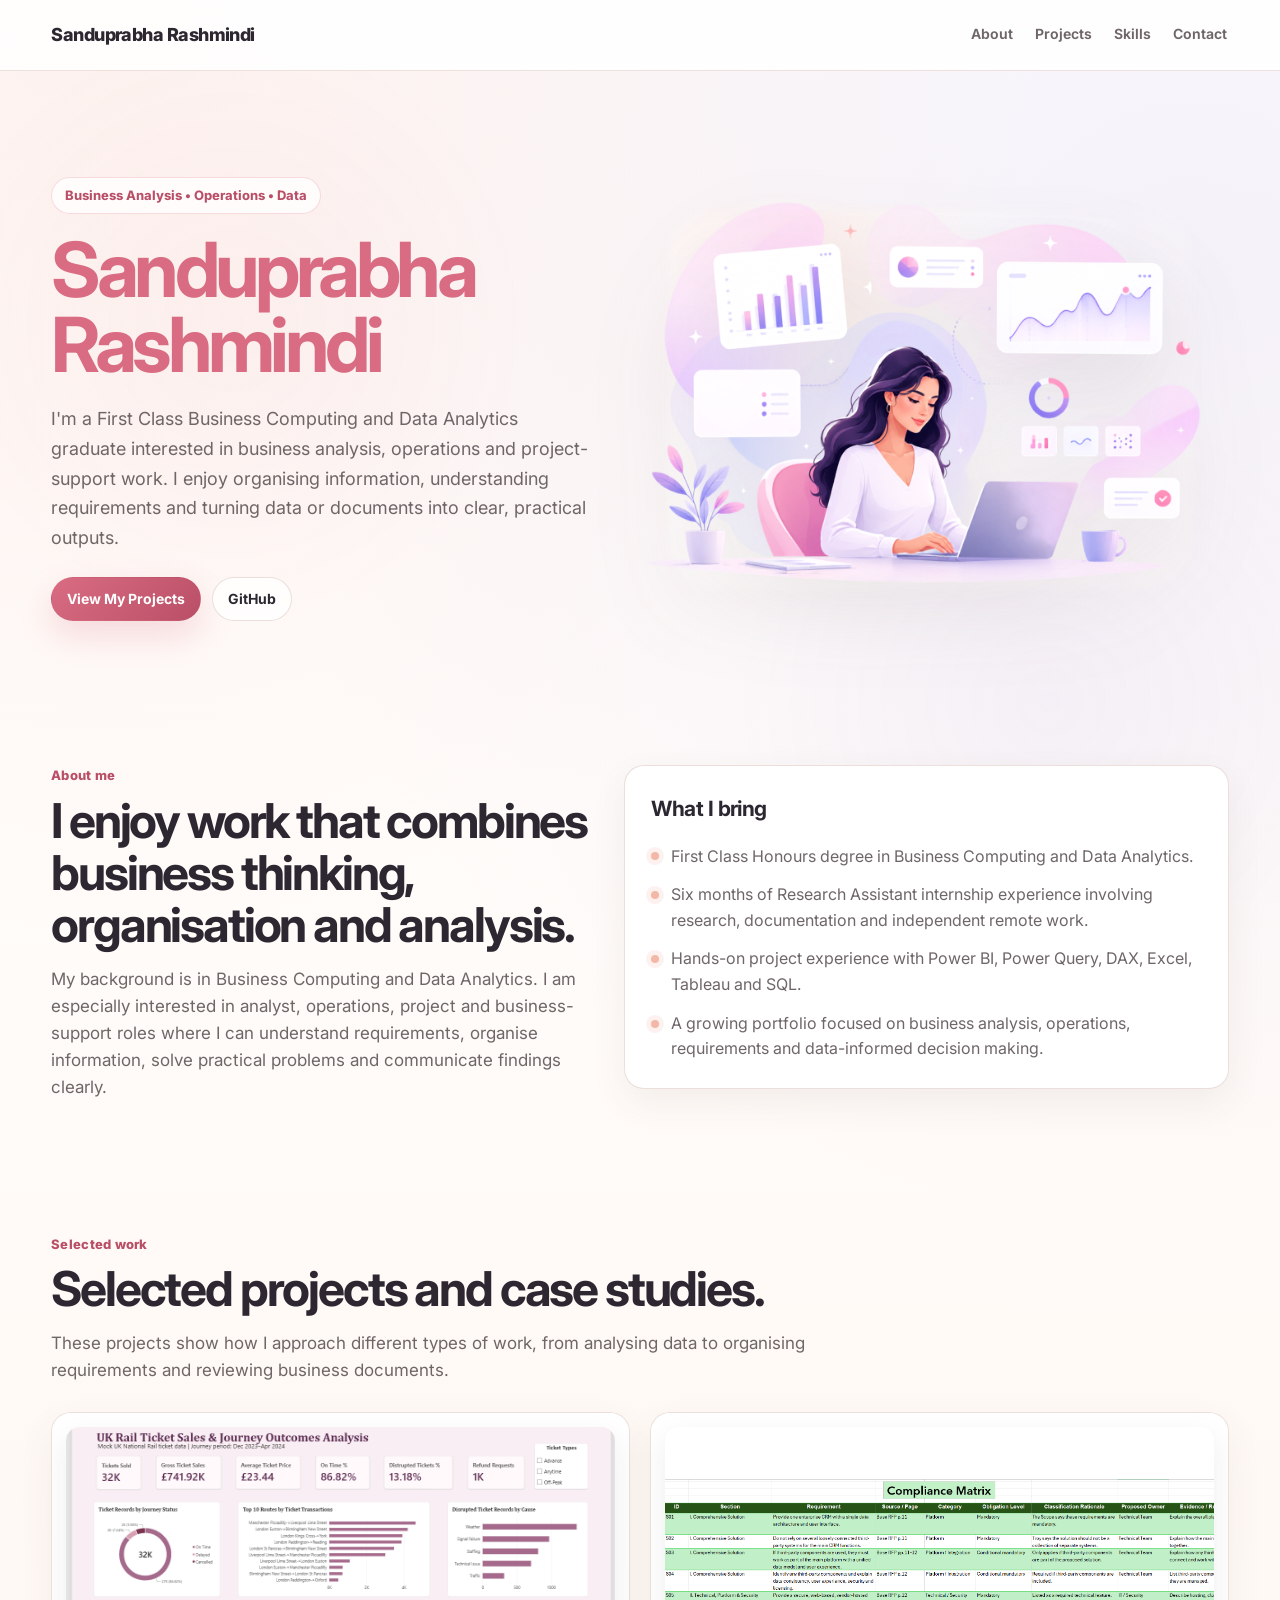
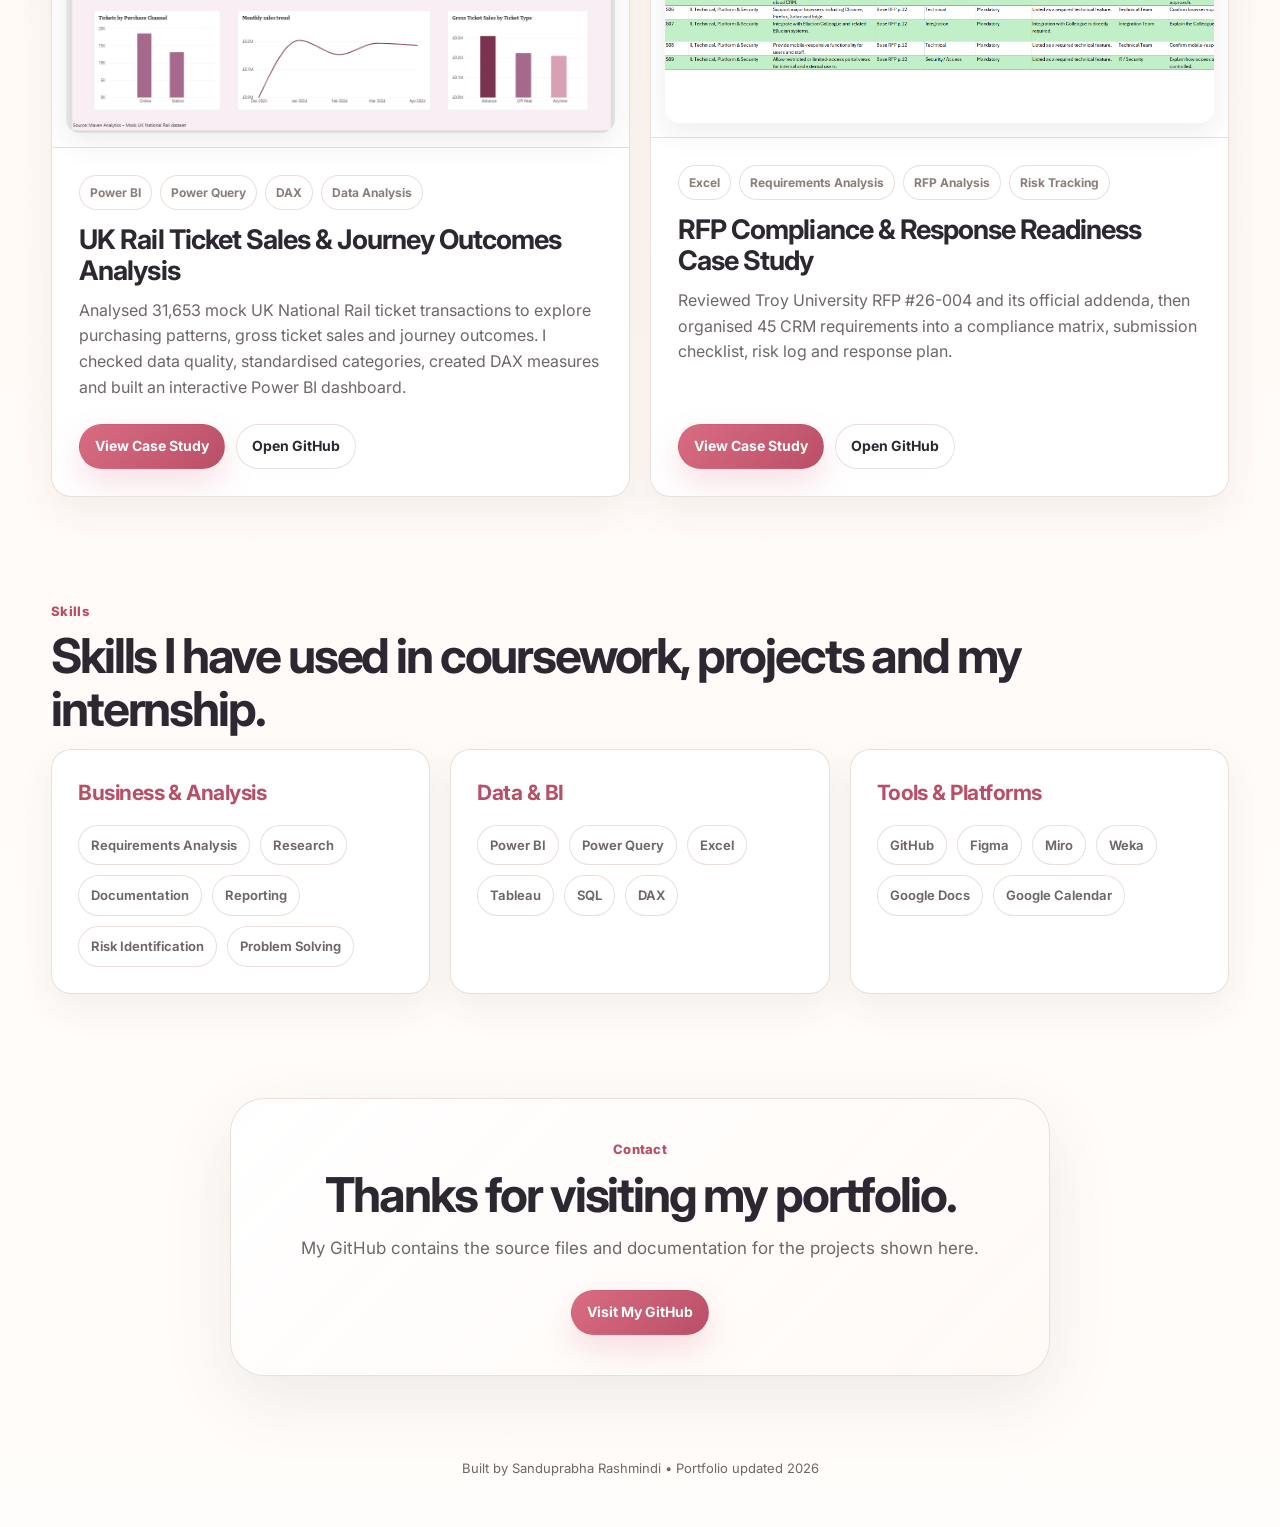
<file: index.html>
<!DOCTYPE html>
<html lang="en">
<head>
  <meta charset="UTF-8" />
  <meta name="viewport" content="width=device-width, initial-scale=1.0" />
  <meta name="description" content="Portfolio of Sanduprabha Rashmindi, a First Class Business Computing and Data Analytics graduate interested in business analysis, operations and data-informed decision making." />
  <title>Sanduprabha Rashmindi | Portfolio</title>
  <link rel="preconnect" href="https://fonts.googleapis.com">
  <link rel="preconnect" href="https://fonts.gstatic.com" crossorigin>
  <link href="https://fonts.googleapis.com/css2?family=Inter:wght@400;500;600;700;800&display=swap" rel="stylesheet">
  <link rel="stylesheet" href="style.css" />
</head>
<body>
  <nav class="site-nav" aria-label="Main navigation">
    <div class="container nav-inner">
      <a class="brand" href="#top">Sanduprabha Rashmindi</a>
      <div class="nav-links">
        <a href="#about">About</a>
        <a href="#projects">Projects</a>
        <a href="#skills">Skills</a>
        <a href="#contact">Contact</a>
      </div>
    </div>
  </nav>

  <header class="hero" id="top">
    <div class="container hero-grid">
      <div>
        <div class="eyebrow">Business Analysis • Operations • Data</div>
        <h1><span class="accent">Sanduprabha Rashmindi</span></h1>
        <p class="hero-copy">
          I'm a First Class Business Computing and Data Analytics graduate interested in business analysis, operations and project-support work. I enjoy organising information, understanding requirements and turning data or documents into clear, practical outputs.
        </p>
        <div class="button-row">
          <a class="button primary" href="#projects">View My Projects</a>
          <a class="button" href="https://github.com/mindyverse" target="_blank" rel="noreferrer">GitHub</a>
        </div>
      </div>

      <div class="hero-visual" aria-label="Data analytics illustration">
        <img src="hero-portfolio.png" alt="Illustration of a woman working with analytics dashboards" />
      </div>
    </div>
  </header>

  <main>
    <section id="about">
      <div class="container">
        <div class="about-grid">
          <div>
            <div class="section-kicker">About me</div>
            <h2 class="section-title">I enjoy work that combines business thinking, organisation and analysis.</h2>
            <p class="section-subtitle">
              My background is in Business Computing and Data Analytics. I am especially interested in analyst, operations, project and business-support roles where I can understand requirements, organise information, solve practical problems and communicate findings clearly.
            </p>
          </div>
          <div class="card">
            <h3>What I bring</h3>
            <ul class="fact-list">
              <li>First Class Honours degree in Business Computing and Data Analytics.</li>
              <li>Six months of Research Assistant internship experience involving research, documentation and independent remote work.</li>
              <li>Hands-on project experience with Power BI, Power Query, DAX, Excel, Tableau and SQL.</li>
              <li>A growing portfolio focused on business analysis, operations, requirements and data-informed decision making.</li>
            </ul>
          </div>
        </div>
      </div>
    </section>

    <section id="projects">
      <div class="container">
        <div class="section-kicker">Selected work</div>
        <h2 class="section-title">Selected projects and case studies.</h2>
        <p class="section-subtitle">
          These projects show how I approach different types of work, from analysing data to organising requirements and reviewing business documents.
        </p>

        <div class="grid two projects-grid">
          <article class="card project-card">
            <div class="project-media">
              <img src="https://raw.githubusercontent.com/mindyverse/uk-rail-ticket-sales-journey-outcomes-analysis/main/dashboard.png" onerror="this.onerror=null;this.src='uk-rail-dashboard.png';" alt="Power BI dashboard for UK rail ticket sales and journey outcomes analysis" />
            </div>
            <div class="project-body">
              <div class="project-meta">
                <span class="tag">Power BI</span>
                <span class="tag">Power Query</span>
                <span class="tag">DAX</span>
                <span class="tag">Data Analysis</span>
              </div>
              <h3>UK Rail Ticket Sales & Journey Outcomes Analysis</h3>
              <p>
                Analysed 31,653 mock UK National Rail ticket transactions to explore purchasing patterns, gross ticket sales and journey outcomes. I checked data quality, standardised categories, created DAX measures and built an interactive Power BI dashboard.
              </p>
              <div class="button-row">
                <a class="button primary" href="uk-rail.html">View Case Study</a>
                <a class="button" href="https://github.com/mindyverse/uk-rail-ticket-sales-journey-outcomes-analysis" target="_blank" rel="noreferrer">Open GitHub</a>
              </div>
            </div>
          </article>

          <article class="card project-card">
            <div class="project-media">
              <img src="rfp-compliance-matrix.png" alt="Compliance matrix from the Troy University RFP response readiness case study" />
            </div>
            <div class="project-body">
              <div class="project-meta">
                <span class="tag">Excel</span>
                <span class="tag">Requirements Analysis</span>
                <span class="tag">RFP Analysis</span>
                <span class="tag">Risk Tracking</span>
              </div>
              <h3>RFP Compliance & Response Readiness Case Study</h3>
              <p>
                Reviewed Troy University RFP #26-004 and its official addenda, then organised 45 CRM requirements into a compliance matrix, submission checklist, risk log and response plan.
              </p>
              <div class="button-row">
                <a class="button primary" href="troy-rfp.html">View Case Study</a>
                <a class="button" href="https://github.com/mindyverse/RFP_Response_Readiness_Analysis" target="_blank" rel="noreferrer">Open GitHub</a>
              </div>
            </div>
          </article>
        </div>
      </div>
    </section>

    <section id="skills">
      <div class="container">
        <div class="section-kicker">Skills</div>
        <h2 class="section-title">Skills I have used in coursework, projects and my internship.</h2>
        <div class="grid three">
          <div class="card skill-group">
            <h3>Business & Analysis</h3>
            <div class="skill-chips">
              <span>Requirements Analysis</span><span>Research</span><span>Documentation</span><span>Reporting</span><span>Risk Identification</span><span>Problem Solving</span>
            </div>
          </div>
          <div class="card skill-group">
            <h3>Data & BI</h3>
            <div class="skill-chips">
              <span>Power BI</span><span>Power Query</span><span>Excel</span><span>Tableau</span><span>SQL</span><span>DAX</span>
            </div>
          </div>
          <div class="card skill-group">
            <h3>Tools & Platforms</h3>
            <div class="skill-chips">
              <span>GitHub</span><span>Figma</span><span>Miro</span><span>Weka</span><span>Google Docs</span><span>Google Calendar</span>
            </div>
          </div>
        </div>
      </div>
    </section>

    <section id="contact">
      <div class="container">
        <div class="soft-panel contact-card">
          <div class="section-kicker">Contact</div>
          <h2 class="section-title">Thanks for visiting my portfolio.</h2>
          <p class="section-subtitle centered-copy">
            My GitHub contains the source files and documentation for the projects shown here.
          </p>
          <div class="button-row">
            <a class="button primary" href="https://github.com/mindyverse" target="_blank" rel="noreferrer">Visit My GitHub</a>
          </div>
        </div>
      </div>
    </section>
  </main>

  <footer>
    <div class="container">Built by Sanduprabha Rashmindi • Portfolio updated 2026</div>
  </footer>
</body>
</html>
</file>
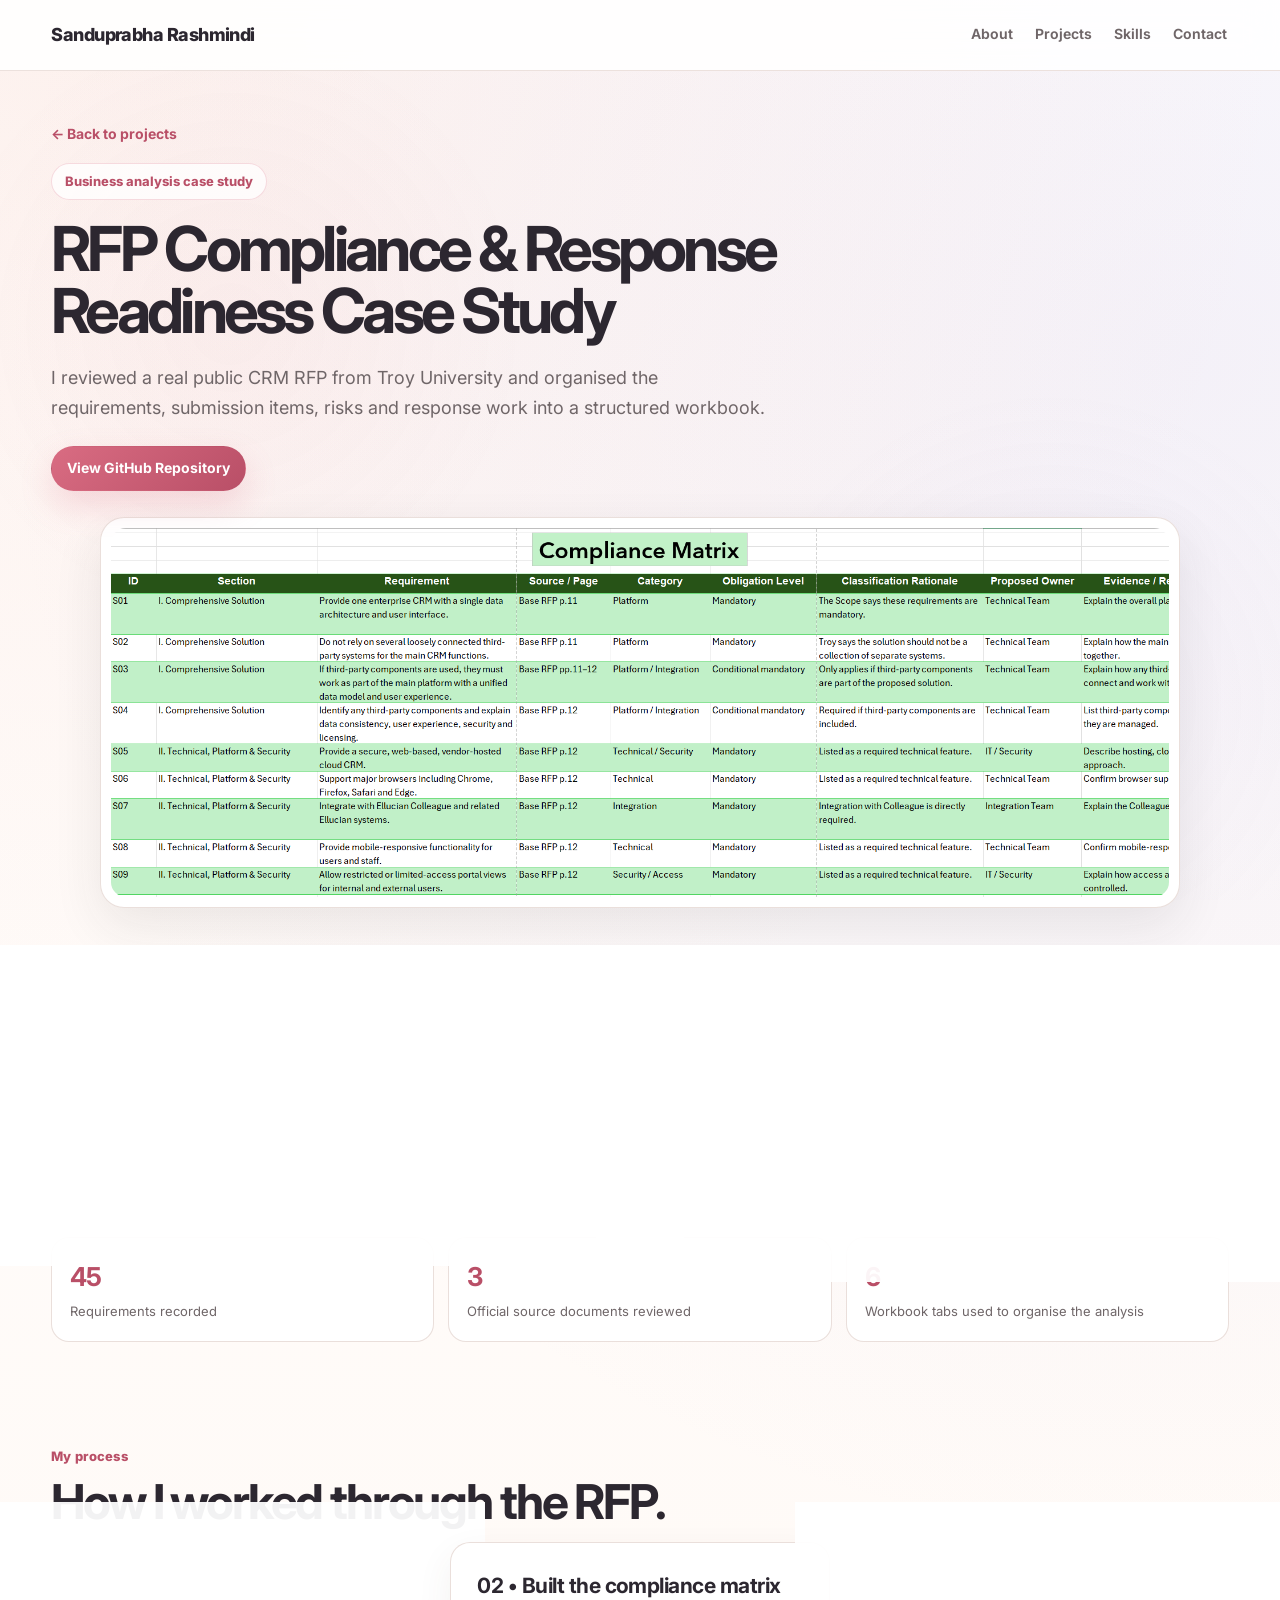
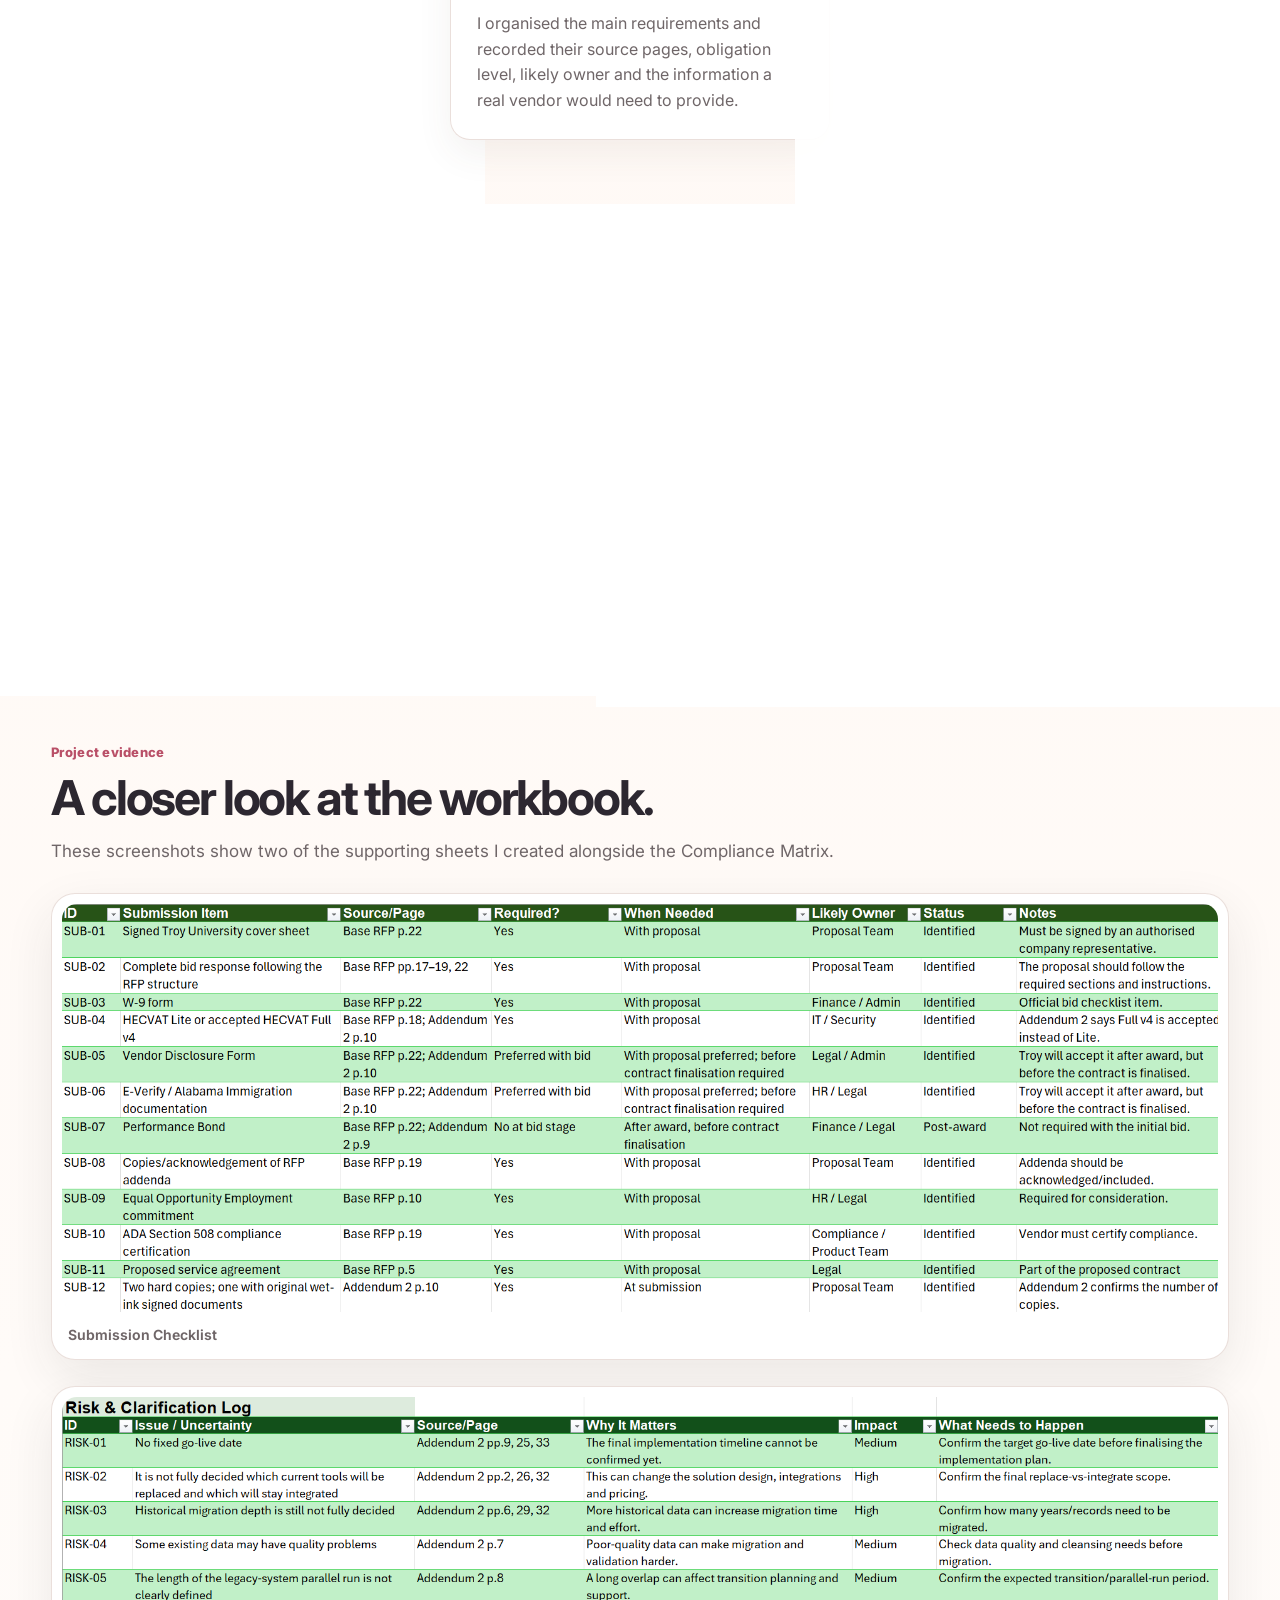
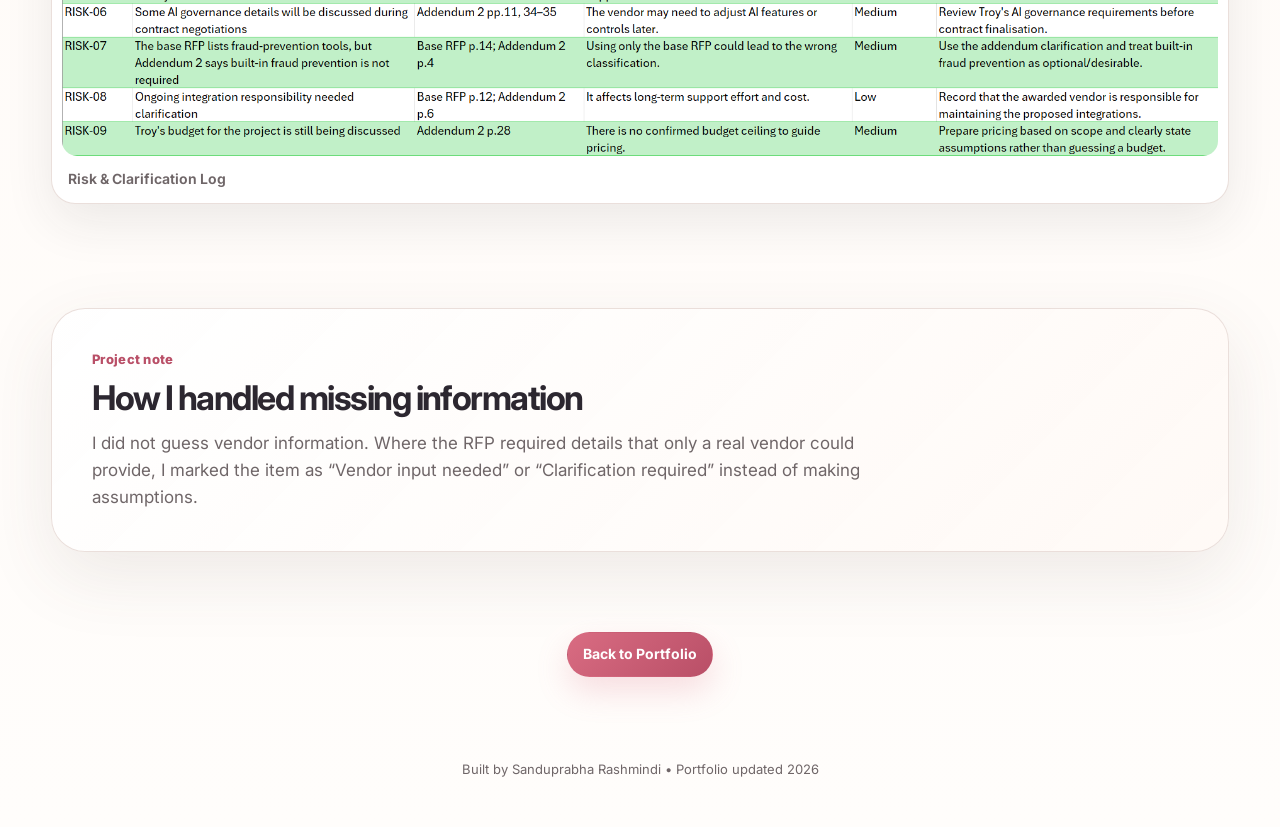
<file: troy-rfp.html>
<!DOCTYPE html>
<html lang="en">
<head>
  <meta charset="UTF-8" />
  <meta name="viewport" content="width=device-width, initial-scale=1.0" />
  <meta name="description" content="RFP Compliance and Response Readiness portfolio case study by Sanduprabha Rashmindi." />
  <title>RFP Response Readiness Case Study | Sanduprabha Rashmindi</title>
  <link rel="preconnect" href="https://fonts.googleapis.com">
  <link rel="preconnect" href="https://fonts.gstatic.com" crossorigin>
  <link href="https://fonts.googleapis.com/css2?family=Inter:wght@400;500;600;700;800&display=swap" rel="stylesheet">
  <link rel="stylesheet" href="style.css" />
</head>
<body>
  <nav class="site-nav" aria-label="Main navigation">
    <div class="container nav-inner">
      <a class="brand" href="index.html#top">Sanduprabha Rashmindi</a>
      <div class="nav-links">
        <a href="index.html#about">About</a>
        <a href="index.html#projects">Projects</a>
        <a href="index.html#skills">Skills</a>
        <a href="index.html#contact">Contact</a>
      </div>
    </div>
  </nav>

  <header class="project-hero">
    <div class="container">
      <div class="breadcrumb"><a href="index.html#projects">← Back to projects</a></div>
      <div class="eyebrow">Business analysis case study</div>
      <h1>RFP Compliance & Response Readiness Case Study</h1>
      <p class="hero-copy">
        I reviewed a real public CRM RFP from Troy University and organised the requirements, submission items, risks and response work into a structured workbook.
      </p>
      <div class="button-row">
        <a class="button primary" href="https://github.com/mindyverse/RFP_Response_Readiness_Analysis" target="_blank" rel="noreferrer">View GitHub Repository</a>
      </div>

      <div class="project-screenshot hero-screenshot">
        <img src="rfp-compliance-matrix.png" alt="Compliance matrix for Troy University RFP response readiness case study" />
      </div>
    </div>
  </header>

  <main>
    <section>
      <div class="container">
        <div class="grid two case-grid">
          <div class="card">
            <div class="section-kicker">Project purpose</div>
            <h2 class="section-title compact-title">What I wanted to understand</h2>
            <p>
              I wanted to understand how analysts break down a complex RFP and make sure important requirements, submission items and uncertainties are not missed before a proposal is prepared.
            </p>
          </div>
          <div class="card">
            <div class="section-kicker">Tools & skills</div>
            <h2 class="section-title compact-title">What I used</h2>
            <div class="skill-chips">
              <span>Microsoft Excel</span><span>Microsoft Word</span><span>Requirements Analysis</span><span>RFP Analysis</span><span>Risk Identification</span><span>Response Planning</span>
            </div>
          </div>
        </div>

        <div class="kpi-grid rfp-kpis">
          <div class="kpi"><strong>45</strong><span>Requirements recorded</span></div>
          <div class="kpi"><strong>3</strong><span>Official source documents reviewed</span></div>
          <div class="kpi"><strong>6</strong><span>Workbook tabs used to organise the analysis</span></div>
        </div>
      </div>
    </section>

    <section>
      <div class="container">
        <div class="section-kicker">My process</div>
        <h2 class="section-title">How I worked through the RFP.</h2>
        <div class="grid three process-grid">
          <div class="card"><h3>01 • Read the source documents</h3><p>I reviewed the base RFP and both official addenda, focusing on the scope, proposal instructions, evaluation criteria and later clarifications.</p></div>
          <div class="card"><h3>02 • Built the compliance matrix</h3><p>I organised the main requirements and recorded their source pages, obligation level, likely owner and the information a real vendor would need to provide.</p></div>
          <div class="card"><h3>03 • Added the supporting sheets</h3><p>I separated submission items, risks and clarifications, source tracking and response planning so each part of the analysis had a clear purpose.</p></div>
        </div>
      </div>
    </section>

    <section>
      <div class="container">
        <div class="grid two case-grid">
          <div class="card">
            <div class="section-kicker">Key deliverables</div>
            <h2 class="section-title compact-title">What I created</h2>
            <ul class="fact-list">
              <li>Compliance Matrix covering 45 CRM requirements.</li>
              <li>Source Register for the base RFP and official addenda.</li>
              <li>Submission Checklist for proposal documents and delivery requirements.</li>
              <li>Risk & Clarification Log for open, changed and uncertain items.</li>
              <li>Response Plan showing how a real bid could be organised.</li>
              <li>Opportunity Brief and Executive Summary.</li>
            </ul>
          </div>
          <div class="card">
            <div class="section-kicker">What I learned</div>
            <h2 class="section-title compact-title">What I learned from the project</h2>
            <p>
              The project helped me understand how a long procurement document can be broken into smaller requirements and traced back to the source. I also learned to separate confirmed requirements from assumptions and to record missing vendor information instead of guessing it.
            </p>
            <div class="note">
              This is an independent learning and portfolio case study based on a publicly available RFP. It was not part of an actual Troy University bid submission.
            </div>
          </div>
        </div>
      </div>
    </section>

    <section>
      <div class="container">
        <div class="section-kicker">Project evidence</div>
        <h2 class="section-title">A closer look at the workbook.</h2>
        <p class="section-subtitle">These screenshots show two of the supporting sheets I created alongside the Compliance Matrix.</p>
        <div class="evidence-grid">
          <figure class="project-screenshot evidence-item">
            <img src="rfp-submission-checklist.png" alt="Submission checklist from the RFP response readiness workbook" />
            <figcaption>Submission Checklist</figcaption>
          </figure>
          <figure class="project-screenshot evidence-item">
            <img src="rfp-risk-log.png" alt="Risk and clarification log from the RFP response readiness workbook" />
            <figcaption>Risk &amp; Clarification Log</figcaption>
          </figure>
        </div>
      </div>
    </section>

    <section>
      <div class="container">
        <div class="soft-panel">
          <div class="section-kicker">Project note</div>
          <h2 class="section-title compact-title">How I handled missing information</h2>
          <p class="section-subtitle no-bottom-margin">
            I did not guess vendor information. Where the RFP required details that only a real vendor could provide, I marked the item as “Vendor input needed” or “Clarification required” instead of making assumptions.
          </p>
        </div>
      </div>
    </section>

    <section class="back-section">
      <div class="container contact-card">
        <a class="button primary" href="index.html#projects">Back to Portfolio</a>
      </div>
    </section>
  </main>

  <footer><div class="container">Built by Sanduprabha Rashmindi • Portfolio updated 2026</div></footer>
</body>
</html>
</file>
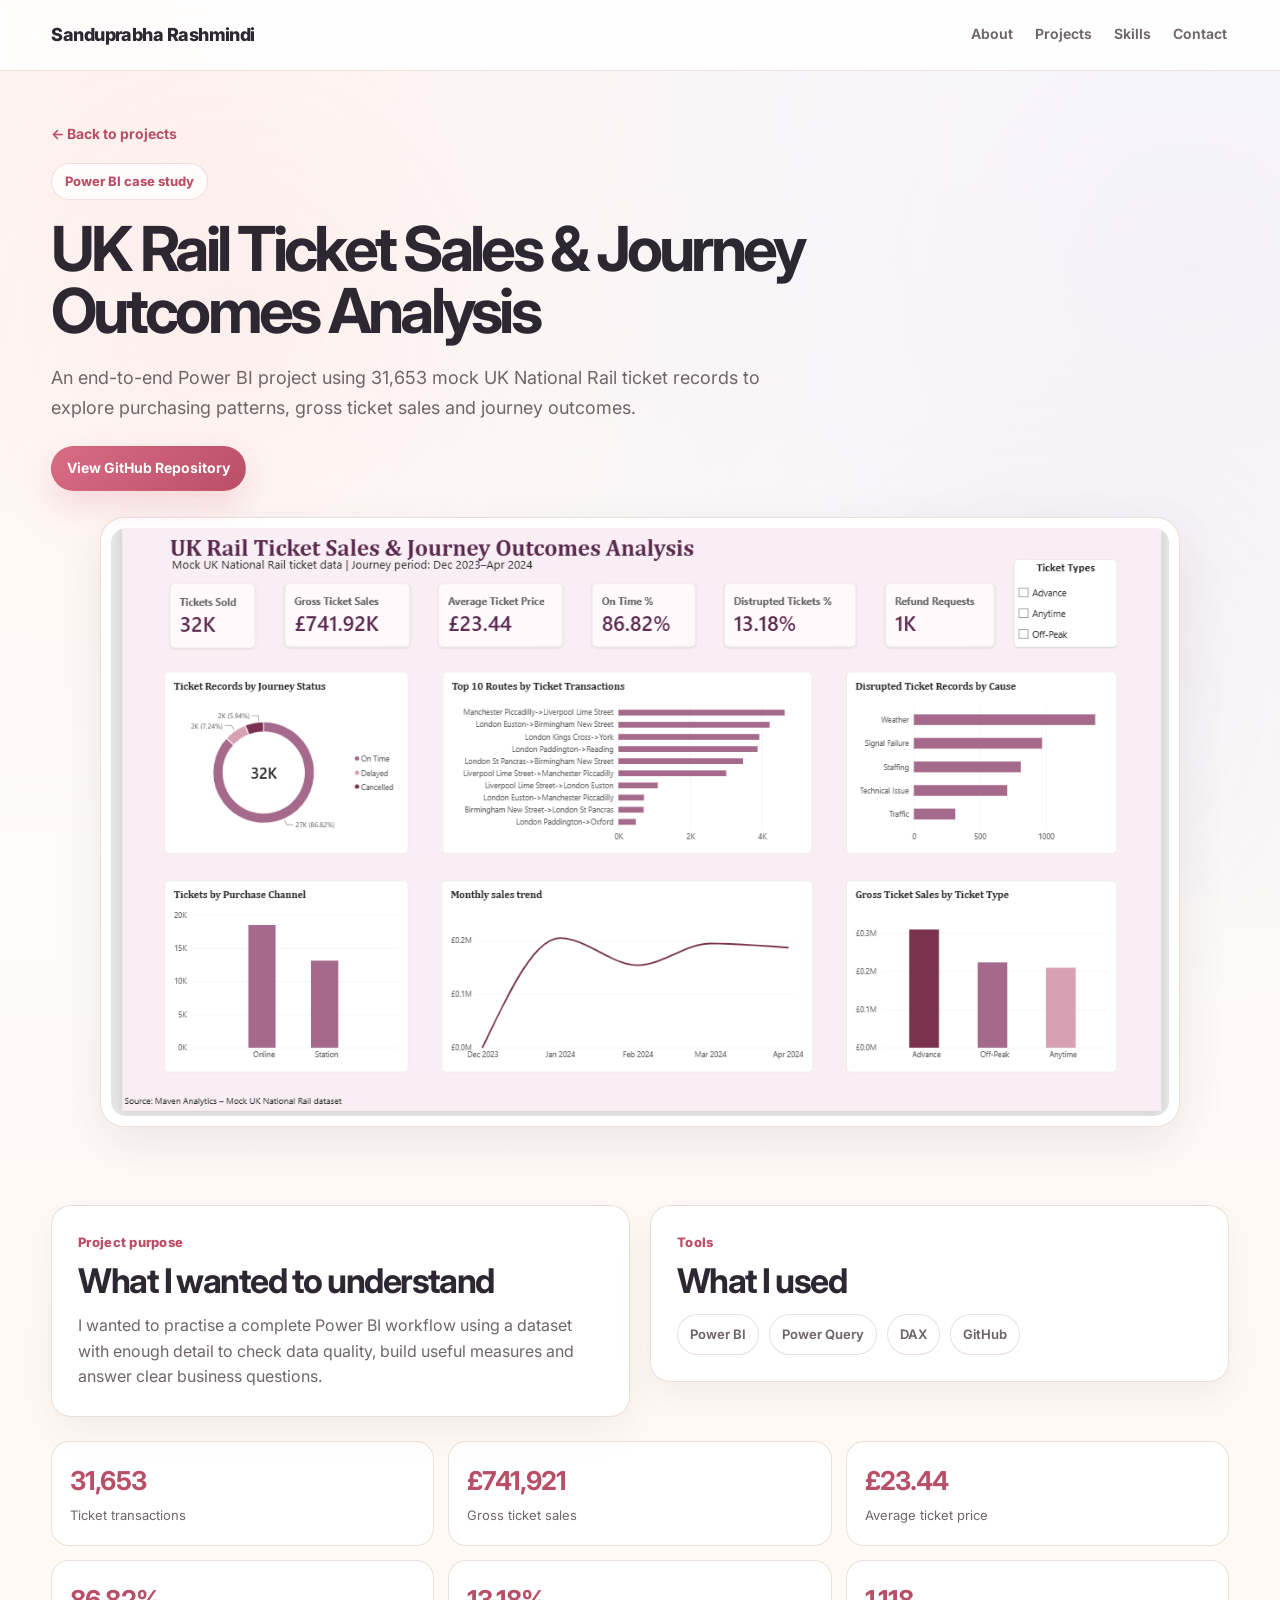
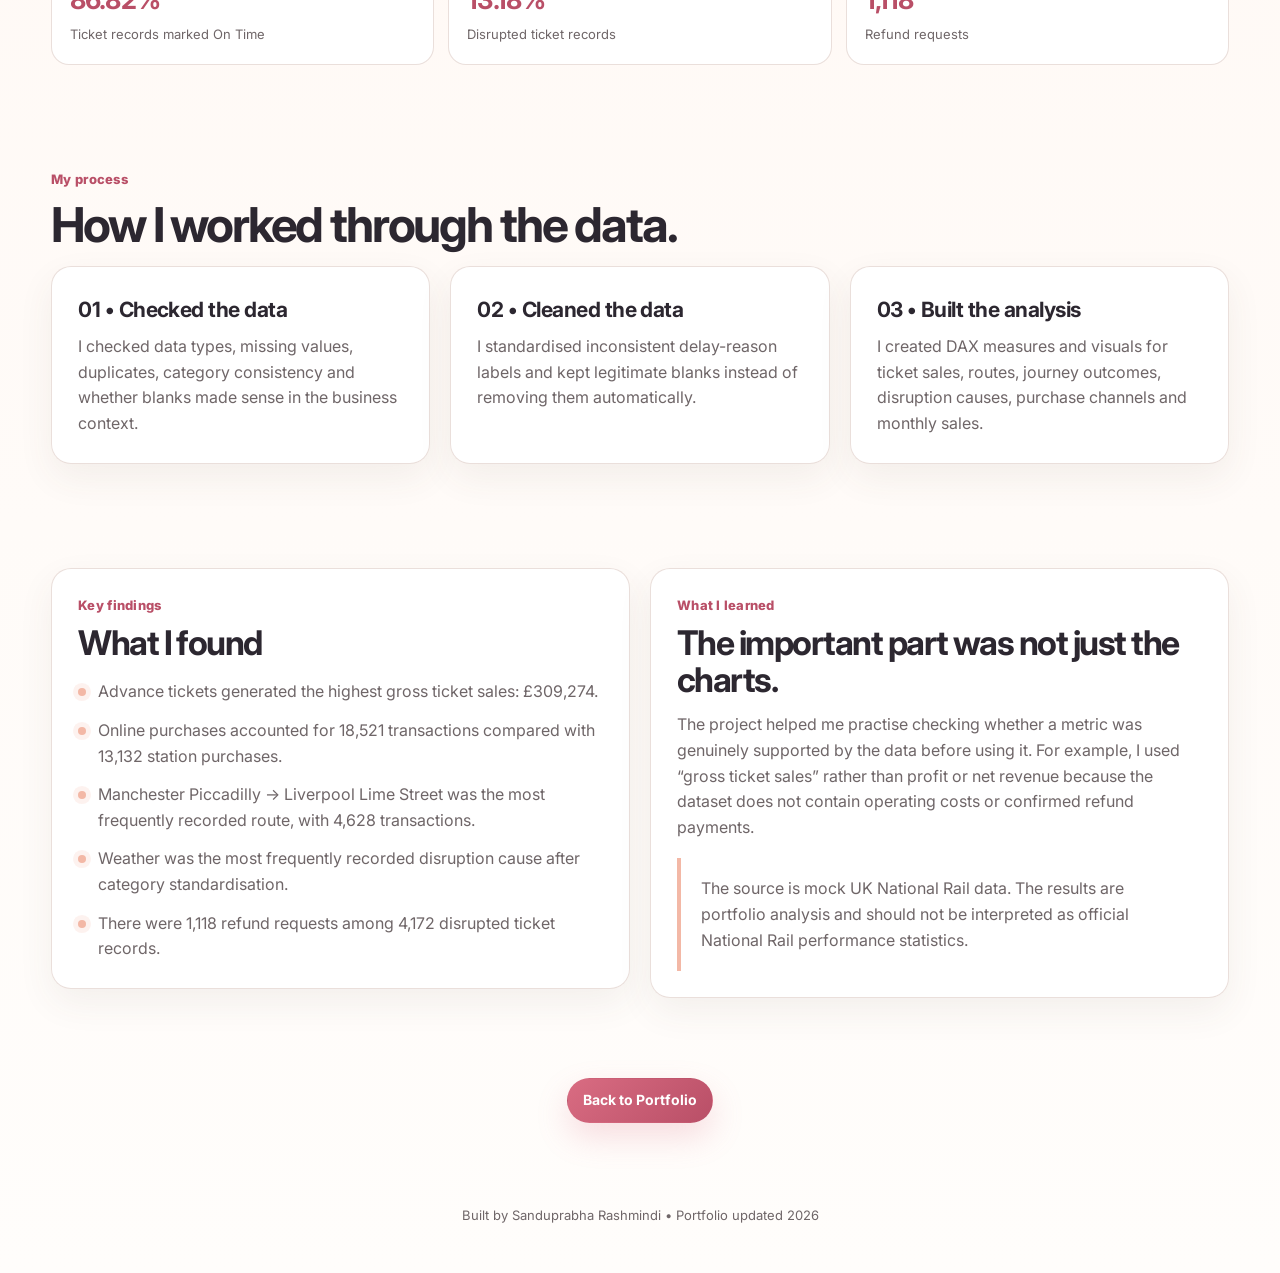
<file: uk-rail.html>
<!DOCTYPE html>
<html lang="en">
<head>
  <meta charset="UTF-8" />
  <meta name="viewport" content="width=device-width, initial-scale=1.0" />
  <meta name="description" content="UK Rail Ticket Sales and Journey Outcomes Analysis portfolio case study by Sanduprabha Rashmindi." />
  <title>UK Rail Analysis | Sanduprabha Rashmindi</title>
  <link rel="preconnect" href="https://fonts.googleapis.com">
  <link rel="preconnect" href="https://fonts.gstatic.com" crossorigin>
  <link href="https://fonts.googleapis.com/css2?family=Inter:wght@400;500;600;700;800&display=swap" rel="stylesheet">
  <link rel="stylesheet" href="style.css" />
</head>
<body>
  <nav class="site-nav" aria-label="Main navigation">
    <div class="container nav-inner">
      <a class="brand" href="index.html#top">Sanduprabha Rashmindi</a>
      <div class="nav-links">
        <a href="index.html#about">About</a>
        <a href="index.html#projects">Projects</a>
        <a href="index.html#skills">Skills</a>
        <a href="index.html#contact">Contact</a>
      </div>
    </div>
  </nav>

  <header class="project-hero">
    <div class="container">
      <div class="breadcrumb"><a href="index.html#projects">← Back to projects</a></div>
      <div class="eyebrow">Power BI case study</div>
      <h1>UK Rail Ticket Sales & Journey Outcomes Analysis</h1>
      <p class="hero-copy">
        An end-to-end Power BI project using 31,653 mock UK National Rail ticket records to explore purchasing patterns, gross ticket sales and journey outcomes.
      </p>
      <div class="button-row">
        <a class="button primary" href="https://github.com/mindyverse/uk-rail-ticket-sales-journey-outcomes-analysis" target="_blank" rel="noreferrer">View GitHub Repository</a>
      </div>

      <div class="project-screenshot hero-screenshot">
        <img src="https://raw.githubusercontent.com/mindyverse/uk-rail-ticket-sales-journey-outcomes-analysis/main/dashboard.png" onerror="this.onerror=null;this.src='uk-rail-dashboard.png';" alt="UK Rail Ticket Sales and Journey Outcomes Power BI dashboard" />
      </div>
    </div>
  </header>

  <main>
    <section>
      <div class="container">
        <div class="grid two case-grid">
          <div class="card">
            <div class="section-kicker">Project purpose</div>
            <h2 class="section-title compact-title">What I wanted to understand</h2>
            <p>
              I wanted to practise a complete Power BI workflow using a dataset with enough detail to check data quality, build useful measures and answer clear business questions.
            </p>
          </div>
          <div class="card">
            <div class="section-kicker">Tools</div>
            <h2 class="section-title compact-title">What I used</h2>
            <div class="skill-chips">
              <span>Power BI</span><span>Power Query</span><span>DAX</span><span>GitHub</span>
            </div>
          </div>
        </div>

        <div class="kpi-grid">
          <div class="kpi"><strong>31,653</strong><span>Ticket transactions</span></div>
          <div class="kpi"><strong>£741,921</strong><span>Gross ticket sales</span></div>
          <div class="kpi"><strong>£23.44</strong><span>Average ticket price</span></div>
          <div class="kpi"><strong>86.82%</strong><span>Ticket records marked On Time</span></div>
          <div class="kpi"><strong>13.18%</strong><span>Disrupted ticket records</span></div>
          <div class="kpi"><strong>1,118</strong><span>Refund requests</span></div>
        </div>
      </div>
    </section>

    <section>
      <div class="container">
        <div class="section-kicker">My process</div>
        <h2 class="section-title">How I worked through the data.</h2>
        <div class="grid three process-grid">
          <div class="card"><h3>01 • Checked the data</h3><p>I checked data types, missing values, duplicates, category consistency and whether blanks made sense in the business context.</p></div>
          <div class="card"><h3>02 • Cleaned the data</h3><p>I standardised inconsistent delay-reason labels and kept legitimate blanks instead of removing them automatically.</p></div>
          <div class="card"><h3>03 • Built the analysis</h3><p>I created DAX measures and visuals for ticket sales, routes, journey outcomes, disruption causes, purchase channels and monthly sales.</p></div>
        </div>
      </div>
    </section>

    <section>
      <div class="container">
        <div class="grid two case-grid">
          <div class="card">
            <div class="section-kicker">Key findings</div>
            <h2 class="section-title compact-title">What I found</h2>
            <ul class="fact-list">
              <li>Advance tickets generated the highest gross ticket sales: £309,274.</li>
              <li>Online purchases accounted for 18,521 transactions compared with 13,132 station purchases.</li>
              <li>Manchester Piccadilly → Liverpool Lime Street was the most frequently recorded route, with 4,628 transactions.</li>
              <li>Weather was the most frequently recorded disruption cause after category standardisation.</li>
              <li>There were 1,118 refund requests among 4,172 disrupted ticket records.</li>
            </ul>
          </div>
          <div class="card">
            <div class="section-kicker">What I learned</div>
            <h2 class="section-title compact-title">The important part was not just the charts.</h2>
            <p>
              The project helped me practise checking whether a metric was genuinely supported by the data before using it. For example, I used “gross ticket sales” rather than profit or net revenue because the dataset does not contain operating costs or confirmed refund payments.
            </p>
            <div class="note">
              The source is mock UK National Rail data. The results are portfolio analysis and should not be interpreted as official National Rail performance statistics.
            </div>
          </div>
        </div>
      </div>
    </section>

    <section class="back-section">
      <div class="container contact-card">
        <a class="button primary" href="index.html#projects">Back to Portfolio</a>
      </div>
    </section>
  </main>

  <footer><div class="container">Built by Sanduprabha Rashmindi • Portfolio updated 2026</div></footer>
</body>
</html>
</file>
<file: style.css>
:root {
  --bg: #fff9f5;
  --surface: rgba(255, 255, 255, 0.94);
  --surface-strong: #ffffff;
  --text: #2c2730;
  --muted: #6f6668;
  --soft-muted: #8c7d7a;
  --line: rgba(233, 221, 216, 0.92);
  --plum: #d96c82;
  --plum-deep: #b94f67;
  --rose: #f3b8a6;
  --rose-soft: #f8ddd2;
  --lavender: #a999d6;
  --shadow: 0 24px 70px rgba(86, 66, 61, 0.10);
  --small-shadow: 0 14px 36px rgba(86, 66, 61, 0.07);
  --radius-xl: 34px;
  --radius-lg: 26px;
  --radius-md: 20px;
  --max: 1180px;
}

* { box-sizing: border-box; }
html { scroll-behavior: smooth; }
body {
  margin: 0;
  font-family: Inter, ui-sans-serif, -apple-system, BlinkMacSystemFont, "Segoe UI", Arial, sans-serif;
  color: var(--text);
  background:
    radial-gradient(circle at 8% 0%, rgba(243, 184, 166, 0.20), transparent 28%),
    radial-gradient(circle at 93% 9%, rgba(169, 153, 214, 0.13), transparent 31%),
    linear-gradient(180deg, #ffffff 0%, var(--bg) 48%, #fffdfb 100%);
  line-height: 1.6;
}
body::before {
  content: "";
  position: fixed;
  inset: 0;
  pointer-events: none;
  background:
    radial-gradient(circle at 18% 36%, rgba(217, 108, 130, 0.045), transparent 25%),
    radial-gradient(circle at 82% 78%, rgba(169, 153, 214, 0.055), transparent 25%);
  z-index: -1;
}
a { color: inherit; }
img { max-width: 100%; }
.container { width: min(var(--max), 92%); margin: 0 auto; }

.site-nav {
  position: sticky;
  top: 0;
  z-index: 50;
  border-bottom: 1px solid rgba(233, 221, 216, 0.86);
  background: rgba(255,255,255,0.88);
  backdrop-filter: blur(18px);
}
.nav-inner {
  min-height: 70px;
  display: flex;
  align-items: center;
  justify-content: space-between;
  gap: 24px;
}
.brand {
  text-decoration: none;
  font-weight: 800;
  letter-spacing: -0.03em;
  font-size: 18px;
  color: var(--text);
}
.nav-links { display: flex; gap: 18px; flex-wrap: wrap; align-items: center; }
.nav-links a {
  text-decoration: none;
  color: var(--muted);
  font-size: 14px;
  font-weight: 650;
  padding: 8px 2px;
  border-bottom: 2px solid transparent;
  transition: color 160ms ease, border-color 160ms ease;
}
.nav-links a:hover {
  color: var(--plum-deep);
  border-bottom-color: rgba(217,108,130,0.48);
}
.button {
  display: inline-flex;
  align-items: center;
  justify-content: center;
  text-decoration: none;
  border-radius: 999px;
  padding: 10px 15px;
  border: 1px solid var(--line);
  background: rgba(255,255,255,0.82);
  font-size: 14px;
  font-weight: 700;
  transition: transform 160ms ease, box-shadow 160ms ease, border-color 160ms ease;
}
.button:hover {
  transform: translateY(-1px);
  box-shadow: var(--small-shadow);
  border-color: rgba(217,108,130,0.38);
}
.button.primary {
  color: #fff;
  background: linear-gradient(135deg, var(--plum), var(--plum-deep));
  border-color: transparent;
  box-shadow: 0 14px 32px rgba(217,108,130,0.22);
}
a:focus-visible, .button:focus-visible {
  outline: 3px solid rgba(169, 153, 214, 0.45);
  outline-offset: 3px;
}
.button-row { display: flex; gap: 11px; flex-wrap: wrap; margin-top: 24px; }

.hero { padding: 68px 0 54px; }
.hero-grid {
  display: grid;
  grid-template-columns: 0.95fr 1.05fr;
  gap: 42px;
  align-items: center;
}
.eyebrow {
  display: inline-flex;
  padding: 7px 13px;
  border-radius: 999px;
  border: 1px solid rgba(217,108,130,0.24);
  background: rgba(255,255,255,0.78);
  color: var(--plum-deep);
  font-size: 13px;
  font-weight: 760;
}
h1 {
  margin: 18px 0 0;
  max-width: 760px;
  font-size: clamp(44px, 6vw, 76px);
  line-height: 0.99;
  letter-spacing: -0.06em;
}
.accent { color: var(--plum); }
.hero-copy {
  max-width: 720px;
  margin: 22px 0 0;
  color: var(--muted);
  font-size: 18px;
  line-height: 1.65;
}
.hero-visual {
  position: relative;
  min-height: 520px;
  display: flex;
  align-items: center;
  justify-content: center;
  isolation: isolate;
}
.hero-visual::before {
  content: "";
  position: absolute;
  width: 88%; height: 73%;
  border-radius: 48px;
  background:
    radial-gradient(circle at 24% 16%, rgba(243,184,166,0.20), transparent 38%),
    radial-gradient(circle at 78% 23%, rgba(169,153,214,0.10), transparent 38%),
    linear-gradient(145deg, rgba(255,255,255,0.66), rgba(255,249,245,0.24));
  filter: blur(5px);
  z-index: -1;
}
.hero-visual img {
  width: min(118%, 860px);
  max-height: 660px;
  object-fit: contain;
  display: block;
  transform: translateY(-6px);
  filter: drop-shadow(0 30px 42px rgba(88,68,63,0.10));
}

section { padding: 52px 0; }
.section-kicker { color: var(--plum-deep); font-size: 13px; font-weight: 800; letter-spacing: 0.02em; margin-bottom: 9px; }
.section-title { margin: 0 0 14px; font-size: clamp(32px,4vw,48px); line-height: 1.09; letter-spacing: -0.045em; }
.compact-title { font-size: 34px; }
.section-subtitle { max-width: 790px; margin: 0 0 28px; color: var(--muted); font-size: 17px; }
.centered-copy { margin-left: auto; margin-right: auto; }
.no-bottom-margin { margin-bottom: 0; }
.soft-panel {
  padding: clamp(24px,4vw,40px);
  border-radius: var(--radius-xl);
  border: 1px solid var(--line);
  background: linear-gradient(135deg, rgba(255,255,255,0.97), rgba(255,249,245,0.92));
  box-shadow: var(--shadow);
}
.grid { display: grid; gap: 20px; }
.grid.two { grid-template-columns: repeat(2, minmax(0,1fr)); }
.grid.three { grid-template-columns: repeat(3, minmax(0,1fr)); }
.case-grid { align-items: start; }
.projects-grid { align-items: stretch; }
.process-grid { align-items: stretch; }
.card {
  border-radius: var(--radius-md);
  border: 1px solid var(--line);
  background: var(--surface);
  box-shadow: var(--small-shadow);
  padding: 26px;
  backdrop-filter: blur(16px);
}
.card h3 { margin: 0 0 8px; font-size: 21px; letter-spacing: -0.025em; }
.card p { margin: 0; color: var(--muted); }

.about-grid { display: grid; grid-template-columns: 0.95fr 1.05fr; gap: 26px; align-items: start; }
.fact-list { list-style: none; padding: 0; margin: 18px 0 0; display: grid; gap: 13px; }
.fact-list li { display: flex; gap: 12px; color: var(--muted); }
.fact-list li::before { content: ""; width: 8px; height: 8px; flex: 0 0 8px; margin-top: 9px; border-radius: 50%; background: var(--rose); box-shadow: 0 0 0 5px rgba(243,184,166,0.18); }

.project-card { overflow: hidden; padding: 0; display: flex; flex-direction: column; height: 100%; }
.project-media {
  background: #fff;
  border-bottom: 1px solid var(--line);
  padding: 14px;
  aspect-ratio: 16 / 9;
  display: flex;
  align-items: center;
  justify-content: center;
}
.project-media img {
  display: block;
  width: 100%;
  height: 100%;
  object-fit: contain;
  border-radius: 14px;
  box-shadow: 0 10px 28px rgba(44,39,48,0.08);
}
.project-body { padding: 27px; display: flex; flex-direction: column; flex: 1; }
.project-meta { display: flex; flex-wrap: wrap; gap: 8px; margin-bottom: 14px; }
.tag { padding: 7px 10px; border-radius: 999px; background: #fff; border: 1px solid var(--line); color: var(--soft-muted); font-size: 12px; font-weight: 700; }
.project-body h3 { font-size: 27px; line-height: 1.17; margin: 0 0 11px; letter-spacing: -0.035em; }
.project-body p { color: var(--muted); margin: 0; }
.project-body .button-row { margin-top: auto; padding-top: 24px; }

.skill-group h3 { color: var(--plum-deep); }
.skill-chips { display: flex; flex-wrap: wrap; gap: 10px; margin-top: 15px; }
.skill-chips span { padding: 9px 12px; border-radius: 999px; border: 1px solid var(--line); background: #fff; color: var(--muted); font-size: 13px; font-weight: 650; }

.contact-card { text-align: center; max-width: 820px; margin: 0 auto; }
.contact-card .button-row { justify-content: center; }
footer { padding: 30px 0 48px; text-align: center; color: var(--muted); font-size: 13px; }

.project-hero { padding: 52px 0 26px; }
.project-hero h1 { font-size: clamp(40px,5vw,62px); max-width: 960px; }
.breadcrumb { font-size: 14px; color: var(--muted); margin-bottom: 18px; }
.breadcrumb a { color: var(--plum-deep); text-decoration: none; font-weight: 700; }
.project-screenshot {
  margin-top: 26px;
  padding: 10px;
  border-radius: 24px;
  border: 1px solid var(--line);
  background: #fff;
  box-shadow: 0 18px 50px rgba(44,39,48,0.09);
}
.project-screenshot img { display: block; width: 100%; border-radius: 15px; }
.hero-screenshot { max-width: 1080px; margin-left: auto; margin-right: auto; }
.evidence-grid { display: grid; grid-template-columns: 1fr; gap: 26px; }
.evidence-item { margin: 0; }
.evidence-item figcaption {
  padding: 12px 6px 2px;
  color: var(--muted);
  font-size: 14px;
  font-weight: 650;
}
.kpi-grid { display: grid; grid-template-columns: repeat(3,1fr); gap: 14px; margin-top: 24px; }
.kpi { padding: 18px; border: 1px solid var(--line); border-radius: 18px; background: #fff; }
.kpi strong { display: block; font-size: 26px; color: var(--plum-deep); letter-spacing: -0.035em; }
.kpi span { color: var(--muted); font-size: 13px; }
.note { margin-top: 18px; padding: 18px 20px; border-left: 4px solid var(--rose); background: rgba(255,255,255,0.76); border-radius: 0 16px 16px 0; color: var(--muted); }
.back-section { padding-top: 28px; }

@media (max-width: 980px) {
  .hero-grid, .about-grid, .grid.two, .grid.three { grid-template-columns: 1fr; }
  .hero-visual { min-height: 440px; }
  .kpi-grid { grid-template-columns: repeat(2,1fr); }
  .rfp-kpis { grid-template-columns: repeat(3,1fr); }
}

@media (max-width: 680px) {
  .nav-inner { align-items: flex-start; padding: 14px 0; flex-direction: column; gap: 10px; }
  .brand { font-size: 17px; }
  .nav-links { width: 100%; gap: 14px; }
  .nav-links a { flex: 0 0 auto; }
  .hero { padding-top: 44px; }
  .hero-visual { min-height: 360px; }
  .hero-visual img { width: 116%; }
  section { padding: 42px 0; }
  .button-row { flex-direction: column; }
  .button { width: 100%; text-align: center; }
  .kpi-grid, .rfp-kpis { grid-template-columns: 1fr; }
  .project-hero h1 { font-size: 40px; line-height: 1.05; }
  .compact-title { font-size: 30px; }
  .project-body h3 { font-size: 24px; }
}
</file>
